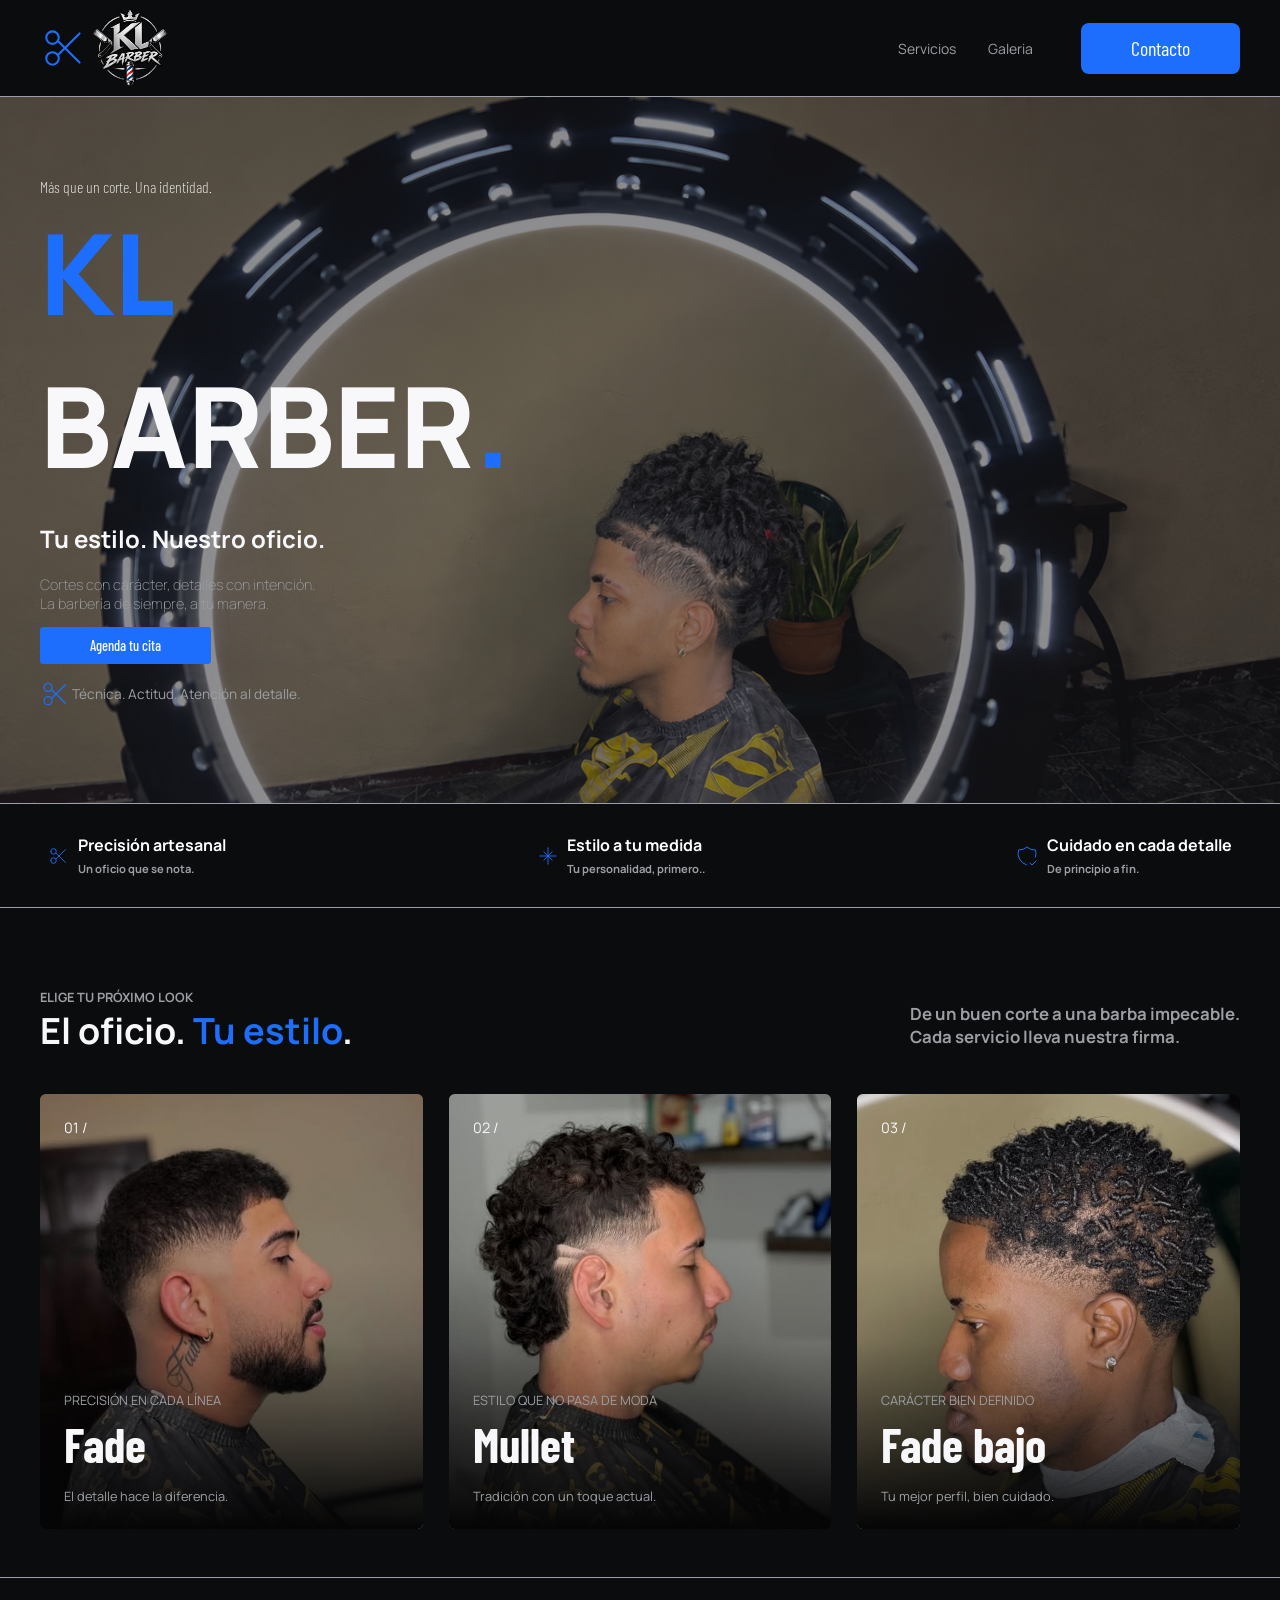
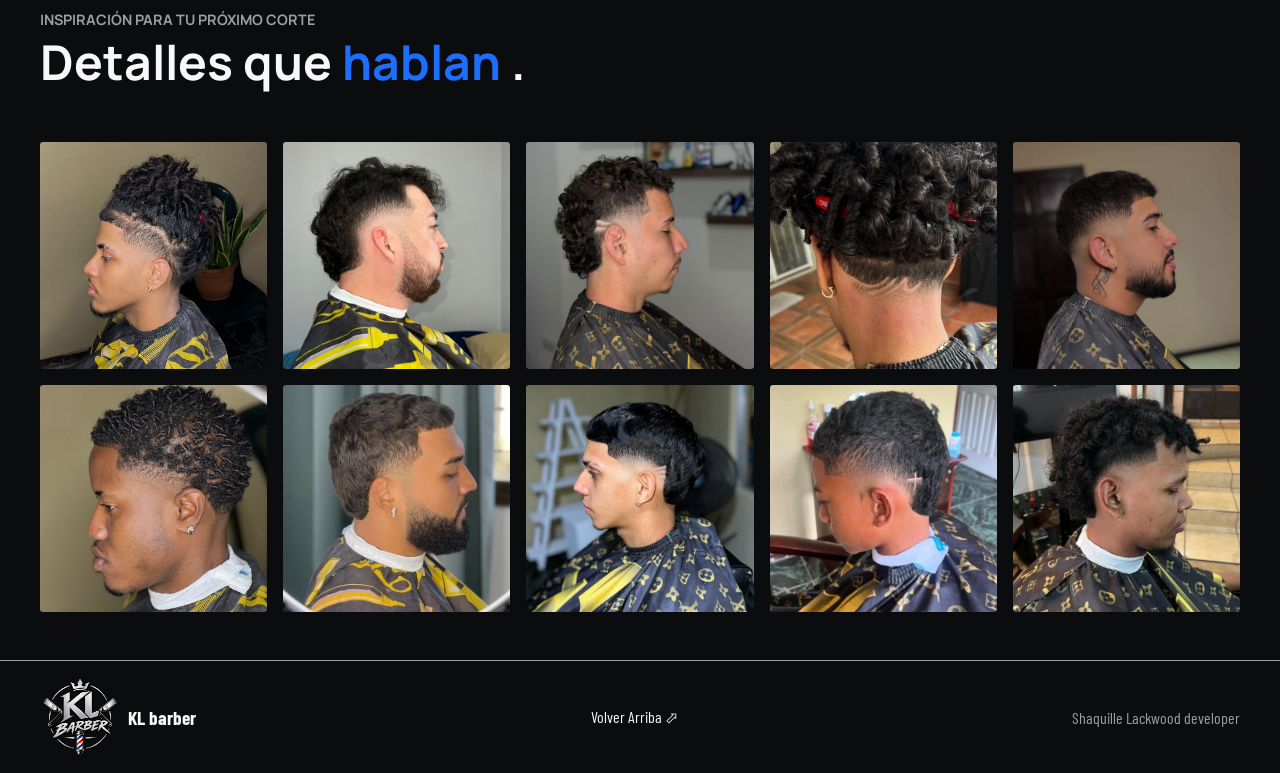
<file: index.html>
<!DOCTYPE html>
<html lang="en">
<head>
   <meta charset="UTF-8">
    <meta name="viewport" content="width=device-width, initial-scale=1.0">
    <title>KL BARBER</title>
    <link rel="icon" type="img" href="img/KL_barber_nbg.png">
    <link rel="preload" href="css/styles.css" as="style">
    <link href="css/styles.css" rel="stylesheet">
    <link rel="preload" href="css/normalize.css" as="style">
    <link rel="preconnect" href="https://fonts.googleapis.com">
    <link rel="preconnect" href="https://fonts.gstatic.com" crossorigin>
    <link href="https://fonts.googleapis.com/css2?family=Barlow+Condensed:ital,wght@0,100;0,200;0,300;0,400;0,500;0,600;0,700;0,800;0,900;1,100;1,200;1,300;1,400;1,500;1,600;1,700;1,800;1,900&family=Manrope:wght@200..800&display=swap" rel="stylesheet">
</head>
<body>
    <header class="header_container">
        <div class="header">
            <a class="header_logo" href="index.html">
                <svg
                xmlns="http://www.w3.org/2000/svg"
                width="50"
                height="50"
                viewBox="0 0 24 24"
                fill="none"
                stroke="#1D6EFC"
                stroke-width="1"
                stroke-linecap="round"
                stroke-linejoin="round"
                >
                <path d="M6 7m-3 0a3 3 0 1 0 6 0a3 3 0 1 0 -6 0" />
                <path d="M6 17m-3 0a3 3 0 1 0 6 0a3 3 0 1 0 -6 0" />
                <path d="M8.6 8.6l10.4 10.4" />
                <path d="M8.6 15.4l10.4 -10.4" />
                </svg>
                <img src="img/KL_barber_nbg.png" alt="kl_logo">
            </a>
            <div class="header_menu">
                <div class="header_menu-link">
                    <a class="header_link" href="#estilo_section">Servicios</a>
                    <a class="header_link" href="#gale">Galeria</a>
                </div>
                <button class="header_boton whatsapp_boton" type="button" data-whatsapp-url="https://wa.me/50661316361?text=Hola%2C%20quisiera%20obtener%20m%C3%A1s%20informaci%C3%B3n%20sobre%20sus%20servicios.">Contacto</button>
            </div>
        </div>
    </header>
    <section id="inicio" class="main_container">
        <div class="main">
            <h3 class="main_sub">Más que un corte. Una identidad.</h3>
            <h1 class="main_titulo"> <span class="destacado">KL</span><br>BARBER<span class="destacado">.</span></h1>
            <h2 class="main_subtitulo">Tu estilo. Nuestro oficio.</h2>
            <p class="main_par">Cortes con carácter, detalles con intención. <br> La barbería de siempre, a tu manera.</p>
            <button class="main_boton whatsapp_boton" type="button" data-whatsapp-url="https://wa.me/50661316361?text=Hola%2C%20quiero%20agendar%20una%20cita.">Agenda tu cita</button>
            <p class="main_subpar">
                <svg
                xmlns="http://www.w3.org/2000/svg"
                width="32"
                height="32"
                viewBox="0 0 24 24"
                fill="none"
                stroke="#1D6EFC"
                stroke-width="1"
                stroke-linecap="round"
                stroke-linejoin="round"
                >
                <path d="M6 7m-3 0a3 3 0 1 0 6 0a3 3 0 1 0 -6 0" />
                <path d="M6 17m-3 0a3 3 0 1 0 6 0a3 3 0 1 0 -6 0" />
                <path d="M8.6 8.6l10.4 10.4" />
                <path d="M8.6 15.4l10.4 -10.4" />
                </svg>
                Técnica. Actitud. Atención al detalle.
            </p>
        </div>
    </section>
    <section id="intermedio" class="medio_container">
        <div class="medio">
            <div class="medio_text"> 
                <svg
                    xmlns="http://www.w3.org/2000/svg"
                    width="30"
                    height="30"
                    viewBox="0 0 24 24"
                    fill="none"
                    stroke="#1D6EFC"
                    stroke-width="1"
                    stroke-linecap="round"
                    stroke-linejoin="round"
                    >
                    <path d="M6 7m-3 0a3 3 0 1 0 6 0a3 3 0 1 0 -6 0" />
                    <path d="M6 17m-3 0a3 3 0 1 0 6 0a3 3 0 1 0 -6 0" />
                    <path d="M8.6 8.6l10.4 10.4" />
                    <path d="M8.6 15.4l10.4 -10.4" />
                </svg>
                <h4>
                    Precisión artesanal <br> <span class="medio_text-dest"> Un oficio que se nota.</span>
                </h4>
            </div>
            <div class="medio_text"> 
                <svg
                xmlns="http://www.w3.org/2000/svg"
                width="30"
                height="30"
                viewBox="0 0 24 24"
                fill="none"
                stroke="#1D6EFC"
                stroke-width="1"
                stroke-linecap="round"
                stroke-linejoin="round"
                >
                <path d="M3 12h18" />
                <path d="M12 21v-18" />
                <path d="M7.5 7.5l9 9" />
                <path d="M7.5 16.5l9 -9" />
                </svg>
                <h4>
                    Estilo a tu medida <br> <span class="medio_text-dest">Tu personalidad, primero..</span>
                </h4>
            </div>
            <div class="medio_text"> 
                <svg
                xmlns="http://www.w3.org/2000/svg"
                width="32"
                height="32"
                viewBox="0 0 24 24"
                fill="none"
                stroke="#1D6EFC"
                stroke-width="1"
                stroke-linecap="round"
                stroke-linejoin="round"
                >
                <path d="M11.46 20.846a12 12 0 0 1 -7.96 -14.846a12 12 0 0 0 8.5 -3a12 12 0 0 0 8.5 3a12 12 0 0 1 -.09 7.06" />
                <path d="M15 19l2 2l4 -4" />
                </svg>
                <h4>
                    Cuidado en cada detalle <br> <span class="medio_text-dest">De principio a fin.</span>
                </h4>
            </div>
        </div>
    </section>
    <section id="estilo_section" class="estilo_container">
        <div class="estilo_texto">
            <div class="estilo_titulo">
                <h3>ELIGE TU PRÓXIMO LOOK</h3>
                <h1>El oficio. <span class="destacado">Tu estilo</span>.</h1>
            </div>
            <div class="estilo_parrafo">
                <h2>De un buen corte a una barba impecable. <br>Cada servicio lleva nuestra firma.</h2>
            </div>
        </div>
        <div class="estilo_galeria">
            <div class="corte">
                <img class="corte_img" src="img/5.jpeg" alt="Corte fade">
                <span class="corte_numero">01 /</span>
                <div class="corte_contenido">
                    <div>
                        <h3 class="corte_encabezado">PRECISIÓN EN CADA LÍNEA</h3>
                        <h2 class="corte_titulo">Fade</h2>
                    </div>
                    <div class="corte_detalle">
                        <p class="corte_subtitulo">El detalle hace la diferencia.</p>
                    </div>
                </div>
            </div>
            <div class="corte">
                <img class="corte_img" src="img/3.jpeg" alt="Corte mullet">
                <span class="corte_numero">02 /</span>
                <div class="corte_contenido">
                    <div>
                        <h3 class="corte_encabezado">ESTILO QUE NO PASA DE MODA</h3>
                        <h2 class="corte_titulo">Mullet</h2>
                    </div>
                    <div class="corte_detalle">
                        <p class="corte_subtitulo">Tradición con un toque actual.</p>
                    </div>
                </div>
            </div>
            <div class="corte">
                <img class="corte_img" src="img/6.jpeg" alt="Corte fade bajo">
                <span class="corte_numero">03 /</span>
                <div class="corte_contenido">
                    <div>
                        <h3 class="corte_encabezado">CARÁCTER BIEN DEFINIDO</h3>
                        <h2 class="corte_titulo">Fade bajo</h2>
                    </div>
                    <div class="corte_detalle">
                        <p class="corte_subtitulo">Tu mejor perfil, bien cuidado.</p>
                    </div>
                </div>
            </div>
        </div>
    </section>
    <section id="gale" class="galeria_main">
        <div class="galeria_encabezado">
            <h3 class="galeria_sub">INSPIRACIÓN PARA TU PRÓXIMO CORTE</h3>
            <h1 class="galeria_titulo">Detalles que <span class="destacado">hablan</span> .</h1>
        </div>
        <div class="galeria_fotos">
            <button class="galeria_item" type="button" aria-label="Ampliar foto 1">
                <img class="img_galeria" src="img/1.jpeg" alt="Corte de cabello">
            </button>
            <button class="galeria_item" type="button" aria-label="Ampliar foto 2">
                <img class="img_galeria" src="img/2.jpeg" alt="Corte de cabello">
            </button>
            <button class="galeria_item" type="button" aria-label="Ampliar foto 3">
                <img class="img_galeria" src="img/3.jpeg" alt="Corte de cabello">
            </button>
            <button class="galeria_item" type="button" aria-label="Ampliar foto 4">
                <img class="img_galeria" src="img/4.jpeg" alt="Corte de cabello">
            </button>
            <button class="galeria_item" type="button" aria-label="Ampliar foto 5">
                <img class="img_galeria" src="img/5.jpeg" alt="Corte de cabello">
            </button>
            <button class="galeria_item" type="button" aria-label="Ampliar foto 6">
                <img class="img_galeria" src="img/6.jpeg" alt="Corte de cabello">
            </button>
            <button class="galeria_item" type="button" aria-label="Ampliar foto 7">
                <img class="img_galeria" src="img/7.jpg" alt="Corte de cabello">
            </button>
            <button class="galeria_item" type="button" aria-label="Ampliar foto 8">
                <img class="img_galeria" src="img/8.jpg" alt="Corte de cabello">
            </button>
            <button class="galeria_item" type="button" aria-label="Ampliar foto 9">
                <img class="img_galeria" src="img/9.jpg" alt="Corte de cabello">
            </button>
            <button class="galeria_item" type="button" aria-label="Ampliar foto 10">
                <img class="img_galeria" src="img/10.jpg" alt="Corte de cabello">
            </button>
        </div>
    </section>
    <dialog class="galeria_modal" aria-label="Vista ampliada de la foto">
        <button class="galeria_cerrar" type="button" aria-label="Cerrar imagen">×</button>
        <img class="galeria_ampliada" alt="">
    </dialog>
    <footer id="final" class="footer">
         <div class="footer_izquierda">
            <img class="footer_img" src="img/KL_barber_nbg.png" alt="footer_logo">
            <h4 class="footer_titulo">KL barber</h4>
        </div>
        <a class="volver" href="#inicio">Volver Arriba ⬀ </a>
        <p class="footer_text">Shaquille Lackwood developer </p>
    </footer>
    <script src="js/scripts.js"></script>
</body>
</html>
</file>
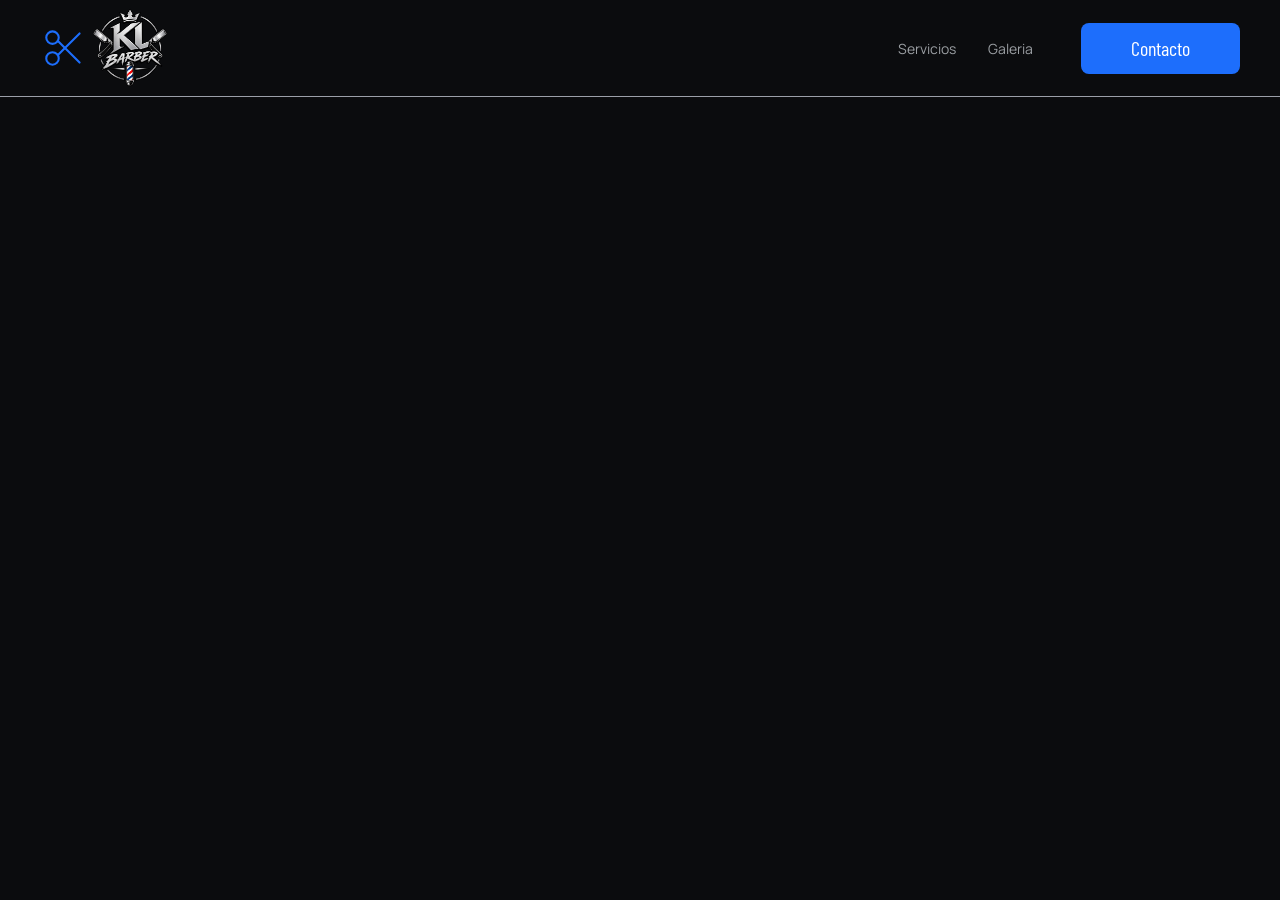
<file: galeria.html>
<!DOCTYPE html>
<html lang="en">
<head>
    <meta charset="UTF-8">
    <meta name="viewport" content="width=device-width, initial-scale=1.0">
    <title>KL BARBER</title>
    <link rel="icon" type="img" href="img/KL_barber_nbg.png">
    <link rel="preload" href="css/styles.css" as="style">
    <link href="css/styles.css" rel="stylesheet">
    <link rel="preload" href="css/normalize.css" as="style">
    <link rel="preconnect" href="https://fonts.googleapis.com">
    <link rel="preconnect" href="https://fonts.gstatic.com" crossorigin>
    <link href="https://fonts.googleapis.com/css2?family=Barlow+Condensed:ital,wght@0,100;0,200;0,300;0,400;0,500;0,600;0,700;0,800;0,900;1,100;1,200;1,300;1,400;1,500;1,600;1,700;1,800;1,900&family=Manrope:wght@200..800&display=swap" rel="stylesheet">
</head>
<body>
     <header class="header_container">
        <div class="header">
            <a class="header_logo" href="index.html">
                <svg
                xmlns="http://www.w3.org/2000/svg"
                width="50"
                height="50"
                viewBox="0 0 24 24"
                fill="none"
                stroke="#1D6EFC"
                stroke-width="1"
                stroke-linecap="round"
                stroke-linejoin="round"
                >
                <path d="M6 7m-3 0a3 3 0 1 0 6 0a3 3 0 1 0 -6 0" />
                <path d="M6 17m-3 0a3 3 0 1 0 6 0a3 3 0 1 0 -6 0" />
                <path d="M8.6 8.6l10.4 10.4" />
                <path d="M8.6 15.4l10.4 -10.4" />
                </svg>
                <img src="img/KL_barber_nbg.png" alt="kl_logo">
            </a>
            <div class="header_menu">
                <div class="header_menu-link">
                    <a class="header_link" href="#estilo_section">Servicios</a>
                    <a class="header_link">Galeria</a>
                </div>
                <button class="header_boton">Contacto</button>
            </div>
        </div>
    </header>
</body>
</html>
</file>
<file: css/styles.css>
/*globales**************************************************************/
:root{
    /*paleta de colores****************************/
    --fondo: #0B0C0E;
    --secun: #1E1F22;
    --borde: #9b9fa8;
    --blanco: #FFFFFF;
    --blue: #1D6EFC;
    --tprin: #F8F8FA;
    --tsecun: #9B9FA3;
    /*fuentes***************************************/
    --fuente-principal: 'Manrope', sans-serif;
    --fuente-secundaria: 'Barlow Condensed', sans-serif;
}
*,
*::before,
*::after{
    box-sizing: border-box;
}
body {
  margin: 0;
  font-family: var(--fuente-principal), Arial, sans-serif;
  background-color: var(--fondo);
}
html {
        scroll-behavior: smooth;
}
header{
    position: sticky;
    top: 0;
    z-index: 1000;
}
#inicio, #estilo_section, #gale{
     scroll-margin-top: 6rem;
}
/*header**************************************************************/
.header_container{
    background-color: var(--fondo);
    padding: 0.5rem 0 0.5rem 0;
    border-bottom: 1px solid var(--borde);
}
.header{
    display: flex;
    align-items: center;
    justify-content: space-between;
    margin-left: 20rem;
    margin-right: 20rem;
}
.header_logo{
    display: flex;
    align-items: center;
}

.header_logo img{
    display: block;
    width: 5rem;
    height: auto;
}
.header_menu{
    display: flex;
}
.header_menu-link{
    display: flex;
    margin-right: 2rem;
}
.header_link{
    color: var(--tsecun);
    font-family: var(--fuente-principal);
    font-size: 14px;
    transition: color 0.3s ease;
    padding: 1rem;
    text-decoration: none;
    cursor: pointer;
}
.header_link:hover{
    color: var(--blanco);
    transition: color 0.3s ease;
}
.header_boton{
    background-color: var(--blue);
    color: var(--blanco);
    font-family: var(--fuente-secundaria);
    font-weight: 400;
    font-size: 20px;
    text-align: center;
    border: none;
    border-radius: 0.5rem;
    padding: 0.5px 50px 0.5px 50px;
    transition: box-shadow 0.3s ease;
}
.header_boton:hover{
    box-shadow: inset 0 0 0 999px color-mix(in srgb, var(--secun) 20%, transparent); /* sombreado con otro color*/
    transition: opacity 0.3s ease;
}
/*inicio**************************************************************/
 .main_container{
    background-image: url("/img/background.png");
    background-size: cover;       
    background-position: center;  
    background-repeat: no-repeat;
    margin: 0%;
    box-shadow: inset 0 0 0 999px color-mix(in srgb, var(--secun) 50%, transparent);
}
.main{
    margin-left: 20rem;
    margin-right: 20rem;
    padding-bottom: 5rem;
    padding-top: 5rem;
}
.main_sub{
    color: var(--blanco);
    font-family: var(--fuente-secundaria);
    font-weight: 200;
    font-size: 1rem;
    margin: 0%;
}
.destacado{
    color: var(--blue);
}
.main_titulo{
    font-size: 7rem;
    font-weight: 800;
    color: var(--tprin);
    margin: 0%;
}
.main_subtitulo{
    color: var(--tprin);
}
.main_par{
    color: var(--tsecun);
    font-family: var(--fuente-principal);
    font-weight: 100;
    font-size: 0.90rem;
}
.main_boton{
    font-family: var(--fuente-secundaria);
    font-size: 0.90rem;
    font-weight: 500;
    color: var(--tprin);
    background-color: var(--blue);
    padding: 10px 50px 10px 50px;
    border: none;
    border-radius: 0.2rem;
}
.main_boton:hover{
    box-shadow: inset 0 0 0 999px color-mix(in srgb, var(--secun) 20%, transparent); /* sombreado con otro color*/
    transition: opacity 0.3s ease;
}
.main_subpar{
    display: flex;
    align-items: center;
    color: var(--tsecun);
    font-size: 0.85rem;
}
/*medio**************************************************************/
.medio_container{
    border-top: 1px solid var(--borde);
    border-bottom: 1px solid var(--borde);
}
.medio{
   display: flex;
   flex-direction: row;
   justify-content: space-between;
   margin-left: 20rem;
   margin-right: 20rem;
}
.medio_text{
    display: flex;
    align-items: center;
    padding: 0.5rem;
    color: var(--blanco);
}
.medio_text-dest{
    font-size: 0.7rem;
    color: var(--tsecun);
}
.medio_text svg{
    padding-right: 0.5rem;
}
/*estilo encabezado**************************************************************/
.estilo_texto{
   margin-left: 20rem;
   margin-right: 20rem;
   display: flex;
   flex-direction: row;
   justify-content: space-between;
}
.estilo_titulo h3{
    color: var(--tsecun);
    font-size: 0.8rem;
    margin: 0%;
}
.estilo_titulo h1{
    margin: 0%;
}
.estilo_titulo{
    padding-top: 5rem;
    font-size: 1.5rem;
    color: var(--tprin);
}
.estilo_parrafo{
    padding-top: 5rem;
    color: var(--tsecun);
    font-size: 0.7rem;
}
/*estilo cortes**************************************************************/
.estilo_galeria{
    display: grid;
    grid-template-columns: repeat(3, minmax(0, 1fr));
    gap: 1.6rem;
    width: calc(100% - 3rem);
    max-width: 1200px;
    margin: 2rem auto 0;
    padding-bottom: 3rem;
}
.corte{
    position: relative;
    isolation: isolate;
    overflow: hidden;
    aspect-ratio: 0.88;
    border-radius: 0.35rem;
    background-color: var(--secun);
}
.corte::after{
    position: absolute;
    z-index: -1;
    inset: 0;
    background: linear-gradient(180deg, transparent 38%, rgba(0, 0, 0, 0.18) 57%, #050506 100%);
    content: "";
    pointer-events: none;
}
.corte_img{
    position: absolute;
    z-index: -2;
    inset: 0;
    width: 100%;
    height: 100%;
    object-fit: cover;
    transition: transform 500ms ease-in-out;
}
.corte:hover .corte_img{
    transform: scale(1.08);
}
.corte_numero{
    position: absolute;
    top: 1.5rem;
    left: 1.5rem;
    color: var(--tprin);
    font-family: var(--fuente-principal);
    font-size: 0.90rem;
}
.corte_titulo{
    margin: 0;
    color: var(--tprin);
    font-family: var(--fuente-secundaria);
    font-size: 3rem;
    line-height: 1.1;
}
.corte_contenido{
    position: absolute;
    right: 1.5rem;
    bottom: 1.5rem;
    left: 1.5rem;
    display: grid;
    gap: 1rem;
}
.corte_encabezado{
    margin: 0 0 0.55rem;
    color: var(--tsecun);
    font-family: var(--fuente-principal);
    font-size: 0.80rem;
    font-weight: 400;
}
.corte_detalle{
    display: flex;
    align-items: center;
    justify-content: space-between;
    gap: 0.75rem;
}
.corte_subtitulo{
    margin: 0;
    color: var(--tsecun);
    font-family: var(--fuente-principal);
    font-size: 0.80rem;
}
/*galeria main**************************************************************/
.galeria_main{
    border-top: 1px solid var(--borde);
    border-bottom: 1px solid var(--borde);
}
.galeria_encabezado{
    margin-left: 20rem;
    margin-right: 20rem;
}
.galeria_sub{
    color: var(--tsecun);
    font-size: 0.9rem;
    margin: 0%;
    padding-top: 2rem;
}
.galeria_titulo{
    color: var(--tprin);
    font-size: 3rem;
    margin: 0%;
    
}
.galeria_fotos{
    margin-top: 3rem;
    margin-bottom: 3rem;
    display: grid;
    grid-template-columns: repeat(5, 1fr);
    gap: 1rem;
    width: calc(100% - 3rem);
    max-width: 1200px;
    margin-right: auto;
    margin-left: auto;
}
.galeria_item{
    display: block;
    padding: 0;
    overflow: hidden;
    border: 0;
    border-radius: 0.2rem;
    background: transparent;
    cursor: zoom-in;
}
.img_galeria{
    display: block;
    width: 100%;
    aspect-ratio: 1 / 1;
    object-fit: cover;
}
.galeria_modal{
    position: fixed;
    width: min(90vw, 70rem);
    max-width: none;
    max-height: 90vh;
    padding: 0;
    overflow: visible;
    border: 0;
    background: transparent;
}
.galeria_modal::backdrop{
    background: rgba(0, 0, 0, 0.88);
}
.galeria_ampliada{
    display: block;
    width: 100%;
    max-height: 90vh;
    object-fit: contain;
    border-radius: 0.3rem;
}
.galeria_cerrar{
    position: absolute;
    top: -1rem;
    right: -1rem;
    display: grid;
    width: 2.5rem;
    height: 2.5rem;
    place-items: center;
    border: 1px solid var(--borde);
    border-radius: 50%;
    background: var(--fondo);
    color: var(--tprin);
    font-size: 1.5rem;
    cursor: pointer;
}
/*footer**************************************************************/
.footer{
    display: flex;
    justify-content: space-between;
    align-items: center;
    margin-left: 20rem;
    margin-right: 20rem;
    margin-top: 1rem;
    margin-bottom: 1rem;
}
.footer_izquierda{
    display: inline-flex;
    align-items: center;
    justify-content: center;
    gap: 0.5rem;
}
.footer_img{
    height: 5rem;
    width: 5rem;
}
.footer_titulo{
    color: var(--tprin);
    font-family: var(--fuente-secundaria);
    font-size: 1.2rem;
}
.volver{
    color: var(--tprin);
    font-family: var(--fuente-secundaria);
    text-decoration: none;
}
.footer_text{
    color: var(--tsecun);
    font-family: var(--fuente-secundaria);
    display: flex;
    text-align: center;
}
.header,
.main,
.medio,
.estilo_texto,
.galeria_encabezado,
.footer{
    width: calc(100% - 3rem);
    max-width: 1200px;
    margin-right: auto;
    margin-left: auto;
}
/*responsive**************************************************************/

@media (max-width: 900px) {
    .header,
    .main,
    .medio,
    .estilo_texto,
    .galeria_encabezado,
    .footer,
    .estilo_galeria,
    .galeria_fotos{
        width: calc(100% - 2.5rem);
    }
    .header{
        gap: 1.25rem;
    }
    .main{
        padding-top: 4rem;
        padding-bottom: 4rem;
    }
    .main_titulo{
        font-size: clamp(4rem, 12vw, 6.5rem);
    }
    .medio{
        gap: 0.75rem;
        margin-top: 0.5rem;
        margin-bottom: 0.5rem;
    }
    .medio_text{
        padding: 0.35rem;
        font-size: 0.9rem;
    }
    .estilo_texto{
        gap: 2rem;
    }
    .estilo_titulo{
        font-size: 1.25rem;
    }
    .estilo_parrafo{
        max-width: 22rem;
    }
    .estilo_galeria{
        grid-template-columns: repeat(2, minmax(0, 1fr));
    }
    .corte_titulo{
        font-size: clamp(2rem, 5vw, 3rem);
    }
    .galeria_encabezado{
        margin-right: auto;
        margin-left: auto;
    }
    .galeria_fotos{
        grid-template-columns: repeat(3, minmax(0, 1fr));
    }
    .footer{
        gap: 1rem;
    }
}

@media (max-width: 600px) {
    .header{
        width: calc(100% - 2rem);
        gap: 0.5rem;
    }
    .header_logo img{
        width: 3.5rem;
    }
    .header_logo svg{
        width: 2rem;
        height: 2rem;
    }
    .header_menu{
        align-items: center;
        gap: 0.25rem;
    }
    .header_menu-link{
        margin-right: 0;
    }
    .header_link{
        padding: 0.5rem;
        font-size: 0.75rem;
    }
    .header_boton{
        padding: 0.35rem 0.75rem;
        font-size: 1rem;
    }
    .main,
    .medio,
    .estilo_texto,
    .galeria_encabezado,
    .footer,
    .estilo_galeria,
    .galeria_fotos{
        width: calc(100% - 2rem);
    }
    .main_sub{
        font-size: 0.95rem;
    }
    .main_titulo{
        font-size: clamp(3.5rem, 18vw, 5.5rem);
    }
    .main_subtitulo{
        font-size: 1.15rem;
    }
    .main_par{
        max-width: 32rem;
        font-size: 0.9rem;
        line-height: 1.55;
    }
    .main_subpar{
        gap: 0.5rem;
        font-size: 0.75rem;
    }
    .main_subpar svg{
        flex: 0 0 auto;
    }
    .estilo_galeria{
        gap: 0.85rem;
        margin-top: 1.5rem;
    }
    .corte{
        aspect-ratio: 0.82;
    }
    .corte_contenido{
        right: 1rem;
        bottom: 1rem;
        left: 1rem;
    }
    .corte_numero{
        top: 1rem;
        left: 1rem;
    }
    .corte_encabezado{
        font-size: 0.65rem;
    }
    .corte_subtitulo{
        font-size: 0.7rem;
    }
    .galeria_encabezado{
        margin-right: auto;
        margin-left: auto;
    }
    .galeria_titulo{
        font-size: clamp(2rem, 9vw, 3rem);
    }
    .galeria_fotos{
        grid-template-columns: repeat(2, minmax(0, 1fr));
        gap: 0.65rem;
        margin-top: 2rem;
        margin-bottom: 2rem;
    }
    .galeria_modal{
        width: calc(100vw - 2rem);
    }
    .galeria_cerrar{
        top: -0.75rem;
        right: -0.5rem;
    }
    .footer{
        flex-direction: column;
        flex-wrap: nowrap;
        justify-content: center;
        text-align: center;
    }
    .footer_izquierda{
        flex-basis: 100%;
        order: 1;
    }
    .footer_img{
        width: 3.5rem;
        height: 3.5rem;
    }
    .footer_text{
        margin-top: 0;
        margin-bottom: 0.5rem;
        order: 2;
    }
    .volver{
        order: 3;
    }
}

@media (max-width: 380px) {
    .header_logo img{
        width: 2.75rem;
    }
    .header_logo svg{
        width: 1.6rem;
        height: 1.6rem;
    }
    .header_link{
        padding: 0.35rem;
        font-size: 0.7rem;
    }
    .header_boton{
        padding: 0.35rem 0.5rem;
        font-size: 0.9rem;
    }
    .medio{
        display: grid;
        grid-template-columns: 1fr;
    }
    .medio_text{
        justify-content: flex-start;
    }
    .estilo_texto{
        flex-direction: column;
        gap: 1rem;
    }
    .estilo_titulo{
        padding-top: 3rem;
        font-size: 1.1rem;
    }
    .estilo_parrafo{
        padding-top: 0;
        font-size: 0.7rem;
    }
    .estilo_galeria{
        grid-template-columns: 1fr;
    }
    .corte{
        aspect-ratio: 0.95;
    }
    .galeria_fotos{
        gap: 0.5rem;
    }
}
</file>
